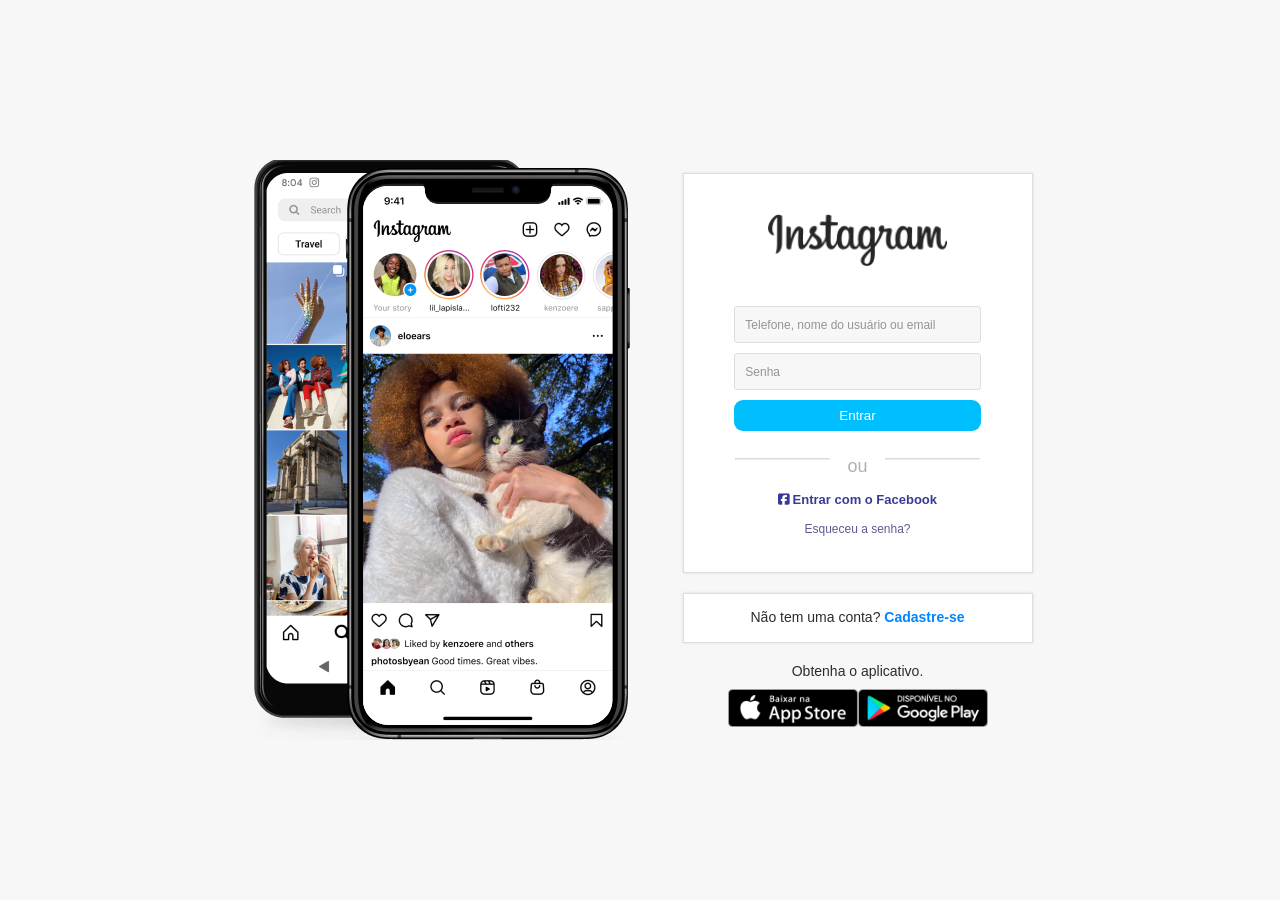
<file: index.html>
<!DOCTYPE html>
<html lang="pt-br">
<head>
    <meta charset="UTF-8">
    <meta http-equiv="X-UA-Compatible" content="IE=edge">
    <meta name="viewport" content="width=device-width, initial-scale=1.0">
    <link rel="stylesheet" href="https://cdnjs.cloudflare.com/ajax/libs/font-awesome/6.2.1/css/all.min.css"/>
    <link rel="shortcut icon" href="imagens/icon.png" type="image/x-icon">
    <link rel="stylesheet" href="estilo/style.css">
    <link rel="stylesheet" href="estilo/media-type.css">
    <title>Instagram</title>
</head>
<body >
    <main>
    <div id="phone">
        <div id="phone-img"></div>
    </div>
    <section class="container">
        <section class="container2">
            <img src="imagens/logo.png" alt="Logo Instagram">
            <input type="email" id="email" placeholder="Telefone, nome do usuário ou email" />
            <input type="password" id="senha" placeholder="Senha" />
            <button>Entrar</button>
            <div>
                <hr>
                <p id="separator">ou</p>
                <hr>
            </div>
            <a href="facebook.html"><i class="fa-brands fa-square-facebook"></i> Entrar com o Facebook</a>
            <p>Esqueceu a senha?</p>
        </section>
        <article>
            <p>Não tem uma conta? <a>Cadastre-se</a> </p>
        </article>
        <div class="baixar-app">
            <p>Obtenha o aplicativo.</p>
            <img id="app" src="imagens/app-store.png" alt="Logo App Store">
            <img id="play" src="imagens/google-play.png" alt="Logo Play Store">
        </div>
    </section>
    </main>
    <script src="javascript/javascript.js"></script>
</body>
</html>
</file>
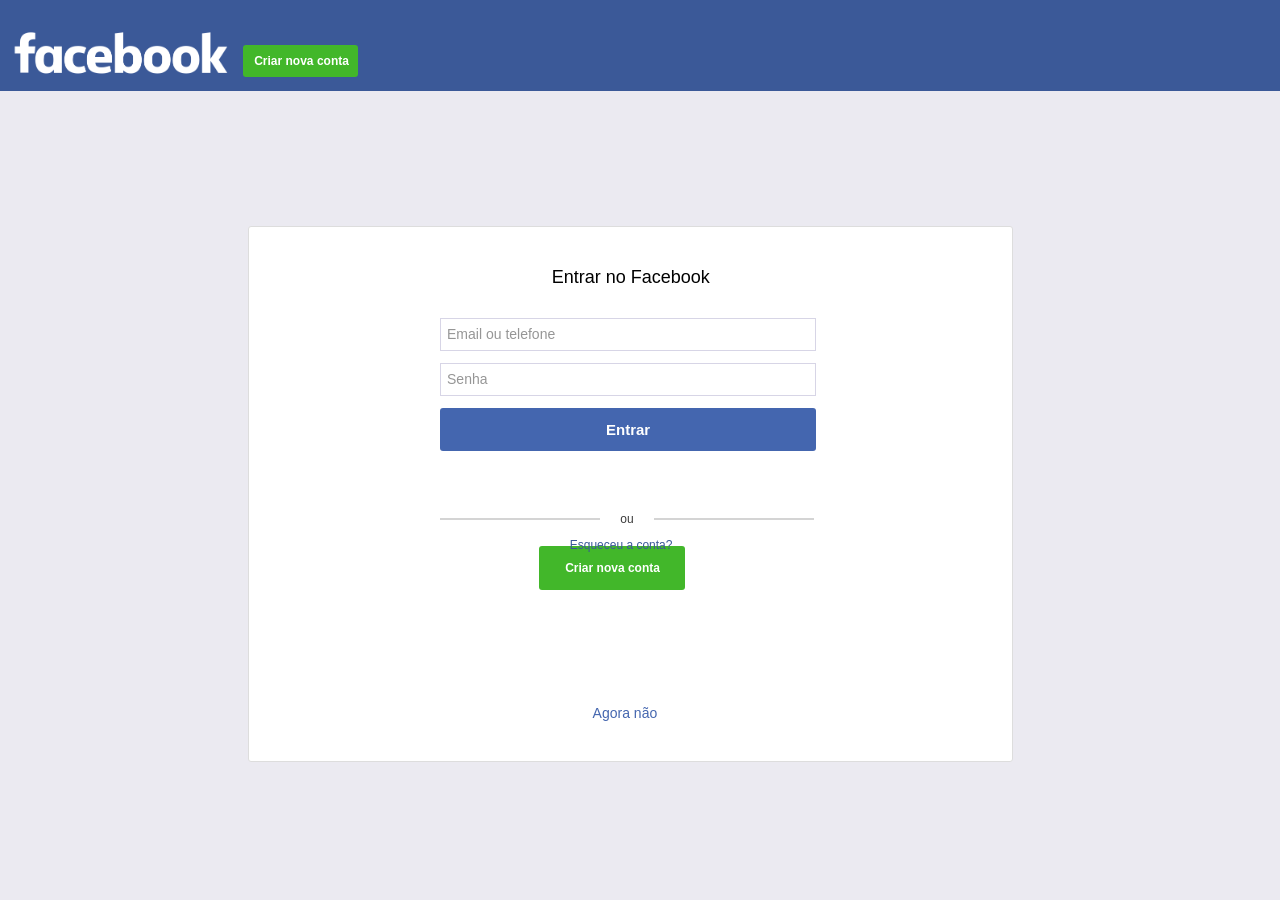
<file: facebook.html>
<!DOCTYPE html>
<html>
    <head>
        <title>Entrar no Facebook | Facebook </title>
    <link rel="shortcut icon" href="imagem/iconFaceook.png" type="image/x-icon" />
    <link rel="stylesheet" type="text/css" href="css/faceb.css">

    </head>
    <body>
        <header>
            <img src="imagem/logoF.png"/>
            <button>Criar nova conta</button>
        </header>

        <div class="container">
            <p>Entrar no Facebook</p>
            <input type="text" placeholder="Email ou telefone"  readonly/>
            <input type="password" placeholder="Senha"  readonly/>
            <button id="entrar">Entrar</button>
            <h6>Esqueceu a conta?</h6>
            <h5 id="separator">ou</h5>
            <button id="conta">Criar nova conta</button>
            <a href="index.html"><h4>Agora não</h4></a>
        </div>
    </body>
</html>
</file>
<file: estilo/style.css>
*{
    padding: 0px;
    margin: 0px;
    box-sizing: border-box;
}
body{
    
    font-family: 'Segoe UI', Tahoma, Geneva, Verdana, sans-serif;
  background-color: rgb(247, 247, 247);
}
#phone{
    background-image: url('../imagens/phone.png');
    height: 580px;
    width: 385px;
    margin-right: 50px;
}
#phone-img{
    background-image: url('../imagens/phone-slide-1.png');
    margin-left: 115px;
    margin-top: 25px;
    background-repeat: no-repeat;
    height: 580px;
    width: 385px;
}
main{
    display: flex;
    align-items: center;
    justify-content: center;
    flex-direction: row;
    width: 100vw;
    height: 100vh;
}
.container{
    display: flex;
    align-items: center;
    justify-content: center;
    flex-direction: column;
}
.container2, article{
    border: 1px solid black;
    background-color: white;
    border: 1px solid rgb(221, 221, 221);
    box-shadow: 0px 0px 3px  rgb(221, 221, 221) ;
    width: 350px;
    height: 400px;
    
}
.container2{
    padding: 20px;
}

.container2 img{
    display: block;
    margin: auto;
    width: 180px;
    margin-top: 20px;
    cursor: pointer;
    margin-bottom: 40px;
}
.container2 input{
    display: block;
    margin: auto;
    width: 80%;
    margin-top: 10px;
    padding: 10px;
    border: 1px solid rgb(221, 221, 221);
    background-color: rgb(247, 247, 247);
    border-radius: 3px;
}

.container2 input:focus {
    border: 1px solid rgb(148, 148, 148);
    outline: 0;
  } 

input::placeholder {
    font-size: 12px;
    color: rgb(148, 148, 148);
}
.container2 button{
    display: block;
    margin: auto;
    width: 80%;
    margin-top: 10px;
    padding: 7px;
    background: #00bfff;
    color: white;
    text-align: center;
    border: none;
    padding: 8px;
    border-radius: 9px;
    cursor: pointer;
}
.container2 button:hover{
    background: rgb(0, 186, 248);
}
.container2#separator {
    display: flex;
    align-items: center;
    text-align: center;
    font-size: 18px;
    color: rgb(175, 175, 175);
}

.container2 div{
    margin-top: 10px;
    display: flex;
    flex-direction: row;
    align-items: baseline;
    align-items: center;
    justify-content: center;
  }

  .container2 div hr{
    width: 95px;
    border-color:  rgba(175, 175, 175, 0.219);
}
.container2 div p{ 
  font-size: 18px;
  color: rgb(175, 175, 175);
  margin-left: 17px;
  margin-right: 17px;

}

.container2 a {
    display: block;
    margin-top: 15px;
    text-align: center;
    font-weight: 600;
    text-decoration: none;
    font-size: 13px;
    color: rgba(0, 0, 117, 0.774);
    cursor: pointer;
}

.container2 p{  
    text-align: center;
    margin-top: 15px;
    font-weight: 500;
    font-size: 12px;
    color: rgba(0, 0, 82, 0.644);
    cursor: pointer;
  }  

article{
    margin-top: 20px;
    height: 50px;
    padding: 15px;
    
}
article p{
    text-align: center;
    font-weight: 400;
    color: rgb(44, 44, 44);
    font-size: 14px;
}
article a{
    color: #0084ff;
    cursor: pointer;
    font-weight: 600;
}
.baixar-app p{ 
    margin-top: 20px;
    margin-bottom: 10px;
    text-align: center;
    font-weight: 400;
    color: rgb(44, 44, 44);
    font-size: 14px;
}
#app{
    float: left;
    width: 130px;
}
#play{
    float: right;
    width: 130px;
}
</file>
<file: estilo/media-type.css>
@media screen and (max-width:350px){
    .container2,article{
        background-color: rgb(247, 247, 247);
        margin: 0;
        padding: 0;
        border: none;
        box-shadow: none;
        max-width: 300px;
    }
    #app{
        display: block;
        float: none;
    }
}
@media screen and (max-width:900px){
    #phone, #phone-img{
        display: none;
    }
}
</file>
<file: css/faceb.css>
body {
    margin: 0;
    background-color:rgb(235, 234, 241);
  }
  header{
    background-color:  #3b5998;
    padding: 29px 0px 10px 12px ;
  }
  header img{
    width: 17%;
    margin-right: 30px;
  }
  header button{
    background-color:#42b72a;
    border: none;
    color: white;
    border-radius: 3px;
    padding: 9px 9px 9px 11px;
    position: absolute;
    top:5%;
    left: 19%;
    font-weight: 700;
    font-size: 12px;
    cursor: pointer;
  }
  header button:hover{
    background-color: rgb(1, 165, 1);
  }
  .container{
    background-color: white;
    position: absolute;
    top:25.1%;
    left: 19.4%;
    width: 59.6%;
    height: 59.4%;
    border-radius: 3px;
    border: 1px solid rgb(221, 221, 221);
  }
  .container p{
    text-align: center;
    font-family: Arial, Helvetica, sans-serif;
    margin-top: 40px;
    margin-bottom: 4%;
    font-weight: 500;
    font-size: 18px;
  }
  .container input{
    display: block;
    margin-left: 25%;
    margin-bottom: 12px;
    border: 1px solid rgba(208, 205, 226, 0.836);
    width: 49%;
    padding: 8px 0px 8px 0px;
  }
  .container input::placeholder{
    padding-left: 6px;
    color: rgb(150, 150, 150);
    font-size: 14px;
  }
#entrar{
    color: white;
    background-color:  #4466af;
    border: none;
    width: 49.3%;
    padding: 13px 0px 13px 0px;
    margin-left: 25%;
    border-radius: 3px;
    font-size: 15px;
    font-weight: 600;
    cursor: pointer;
  }
#entrar:hover{
    background-color:  #3b5998;
  }
  .container h6{
    position: absolute;
    top:53%;
    left: 42%;
    cursor: pointer;
    font-size: 12px;
    font-weight: 100;
    color: #3b5998;
    font-family: Arial, Helvetica, sans-serif; 
  }
  
#separator {
    display: flex;
    align-items: center;
    text-align: center;
    margin-top: 8%;
    font-weight: 100;
    font-size: 12px;
    color: rgb(58, 58, 58);
    font-family: Arial, Helvetica, sans-serif;
  
  }
  
  #separator::before,
  #separator::after {
    content: '';
    flex: 1; 
    border: 0.2px solid rgb(212, 212, 212);
   
  }
  
  #separator::before {
    margin-right: 20px;
    margin-left: 25%;
  }
  
  #separator::after {
    margin-left: 20px;
    margin-right: 26%;
  }
  #conta{
    
    background-color:#42b72a;
    border: none;
    color: white;
    border-radius: 3px;
    margin-left: 38%;
    padding: 15px 25px 15px 26px ;
    font-weight: 700;
    font-size: 12px;
    cursor: pointer;
  }
  #conta:hover{
    background-color: rgba(1, 153, 1, 0.829);
  }
  h4{
    position: absolute;
    top:86%;
    left: 45%;
    cursor: pointer;
    font-size: 14px;
    font-weight: 100;
    color: #4466af;
    font-family: Arial, Helvetica, sans-serif;
  }
</file>
